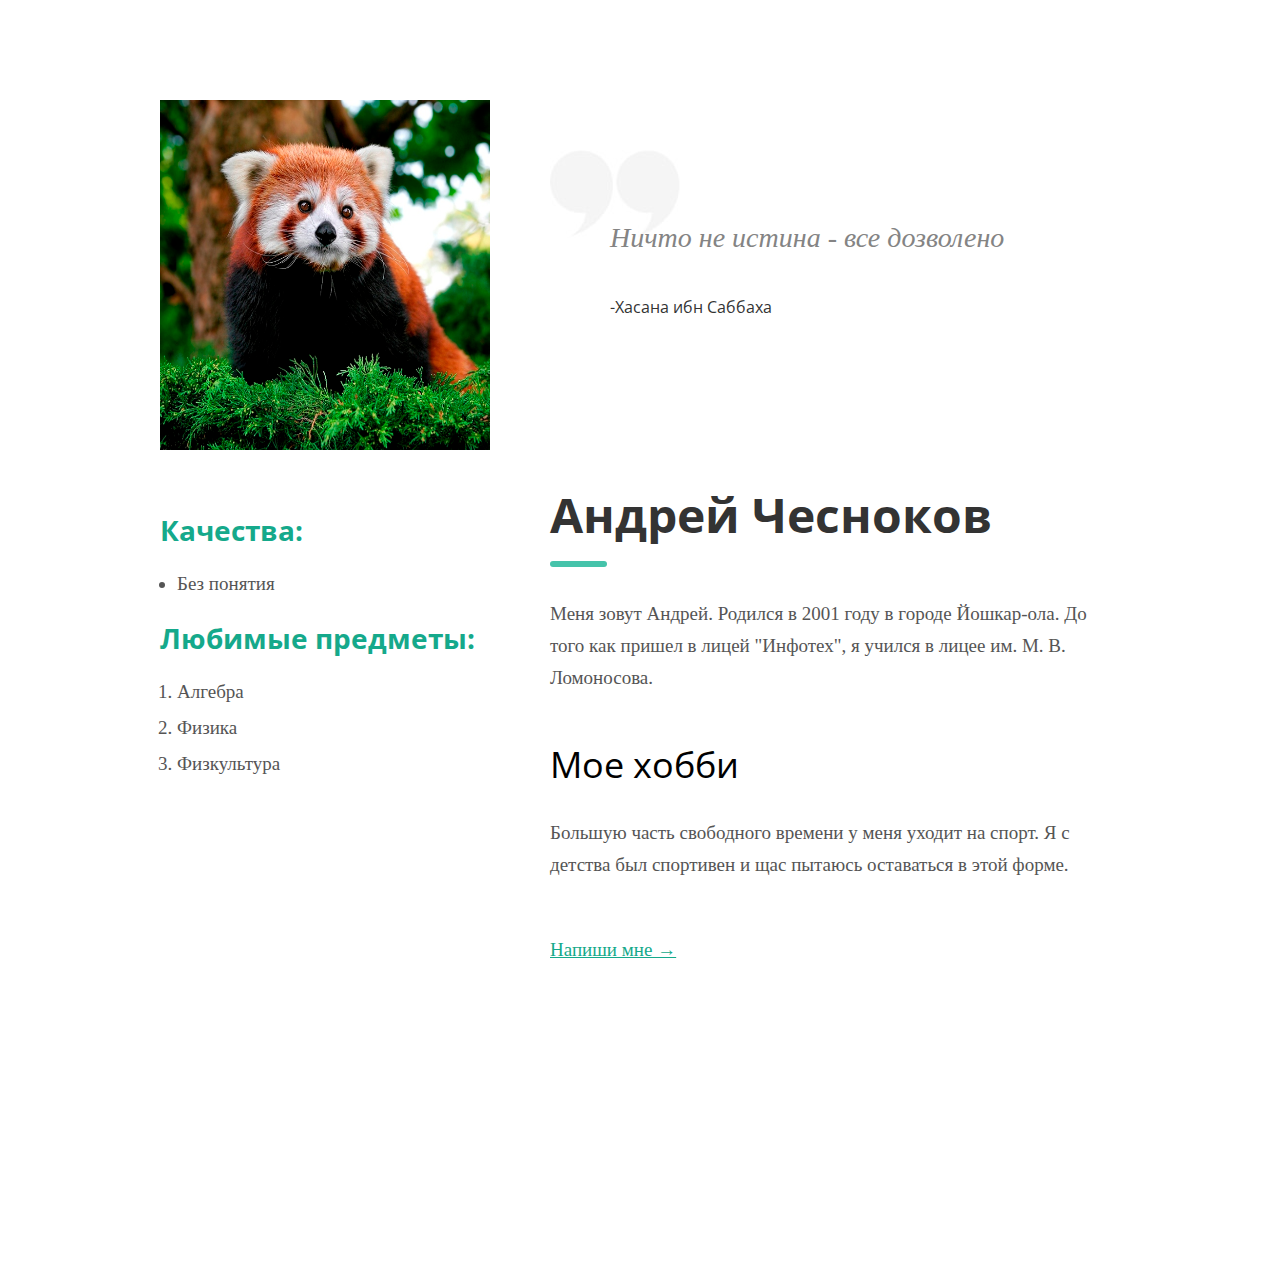
<file: index.html>
<!DOCTYPE html>
<html>
  <head>
    <title>my page</title>
    <style>
      @import url('https://fonts.googleapis.com/css?family=Open+Sans:400,600,700&subset=cyrillic');
    </style>
    <link rel="stylesheet" href="style.css">
    <link rel="stylesheet" href="reset.css">
  </head> 
  <body>
    <div class="main">
      <div class="up_block">
        <img class="img_panda" src="панда.jpg" alt="panda" >
        <img class="quotes" src="кавычки.jpg" alt="quotes">
        <blockquote class="citations">
          Ничто не истина - все дозволено
        </blockquote> 
        <div class="author">
          -Хасана ибн Саббаха
        </div>
      </div> 
      <h1 class="name">
        Андрей Чесноков
      </h1> 
      <p class="line">
      </p>
    <div class="description">
      <p>Меня зовут Андрей. Родился в 2001 году в городе Йошкар-ола. До того как пришел в лицей "Инфотех", я учился в лицее им. М. В. Ломоносова.</p>
    </div>
      <h2 class="information">
        Мое хобби
      </h2>
    <div class="description">
      <p>Большую часть свободного времени у меня уходит на спорт.
        Я с детства был спортивен и щас пытаюсь оставаться в этой форме.
      </p>
    </div>
      <p class="navigation">
      <a href="https://vk.com/drewschesnokov" class="link">Напиши мне →</a>
    </p>
      <div class="content">
      <div class="title">
        <h3>
          Качества:
        </h3>
      </div>
      <div class="qualities">
        <ul>
          <li>Без понятия</li>
        </ul>
      </div>
      <div class="title">
        <h3>
          Любимые предметы:
        </h3>
      </div>
      <div class="qualities">
        <ol>
          <li>Алгебра</li>
          <li>Физика</li>
          <li>Физкультура</li>
        </ol>
      </div>
    </div>
    </div>
  </body>
</html>
</file>
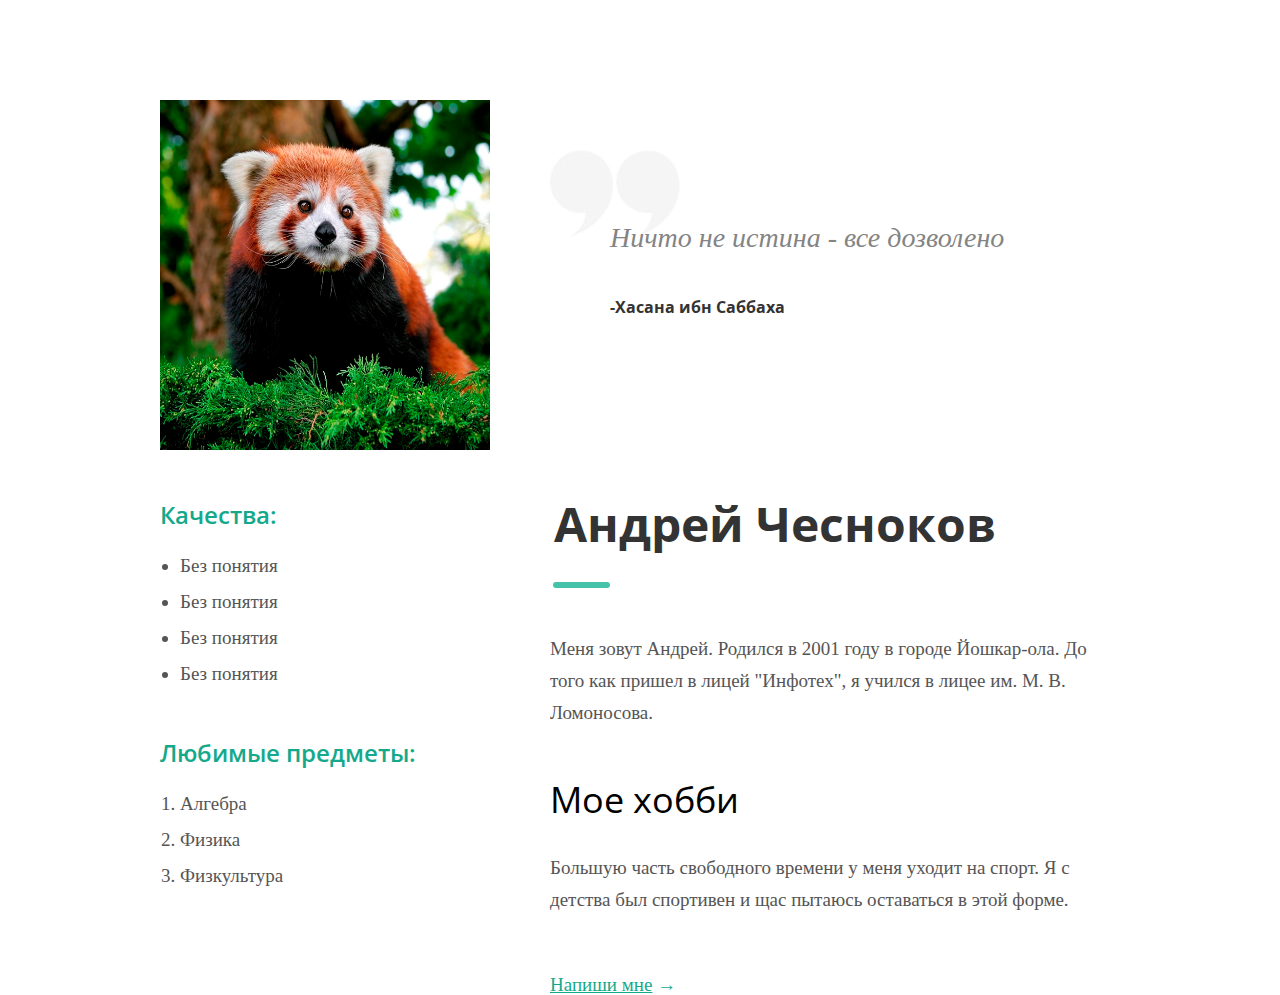
<file: lab2_2/index.html>
<!DOCTYPE html>
<html lang="en">
  <head>
    <title>my page</title>
    <link rel="stylesheet" href="https://fonts.googleapis.com/css?family=Open+Sans" />
    <link rel="stylesheet" href="style.css" />
    <link rel="stylesheet" href="reset.css" />
  </head> 
  <body>
    <div class="main">
      <div class="up_block">
        <img class="img_panda" src="images/панда.jpg" alt="panda" />
        <img class="quotes" src="images/кавычки.jpg" alt="quotes" />
        <blockquote class="citations">
          Ничто не истина - все дозволено
        </blockquote> 
        <div class="author">
          -Хасана ибн Саббаха
        </div>
      </div> 
      <h1 class="name">Андрей Чесноков</h1> 
      <div class="line"></div>
      <div class="description">
        <p>Меня зовут Андрей. Родился в 2001 году в городе Йошкар-ола. До того как пришел в лицей "Инфотех", я учился в лицее им. М. В. Ломоносова.</p>
      </div>
      <h2 class="information">Мое хобби</h2>
      <div class="description">
        <p>Большую часть свободного времени у меня уходит на спорт.
        Я с детства был спортивен и щас пытаюсь оставаться в этой форме.</p>
      </div>
      <div class="navigation">
        <a href="https://vk.com/drewschesnokov" class="link">
        <span class="lin">Напиши мне</span> &rarr;
        </a>
      </div>
      <div class="content">
        <span class="title">Качества:</span>
        <div class="qualities">
          <ul>
            <li>Без понятия</li>
            <li>Без понятия</li>
            <li>Без понятия</li>
            <li>Без понятия</li>
          </ul>
        </div>
        <span class="title">Любимые предметы:</span>
        <div class="qualities">
          <ol>
            <li>Алгебра</li>
            <li>Физика</li>
            <li>Физкультура</li>
          </ol>
        </div>
      </div>
      <div class="clear"></div>
    </div>
  </body>
</html>
</file>
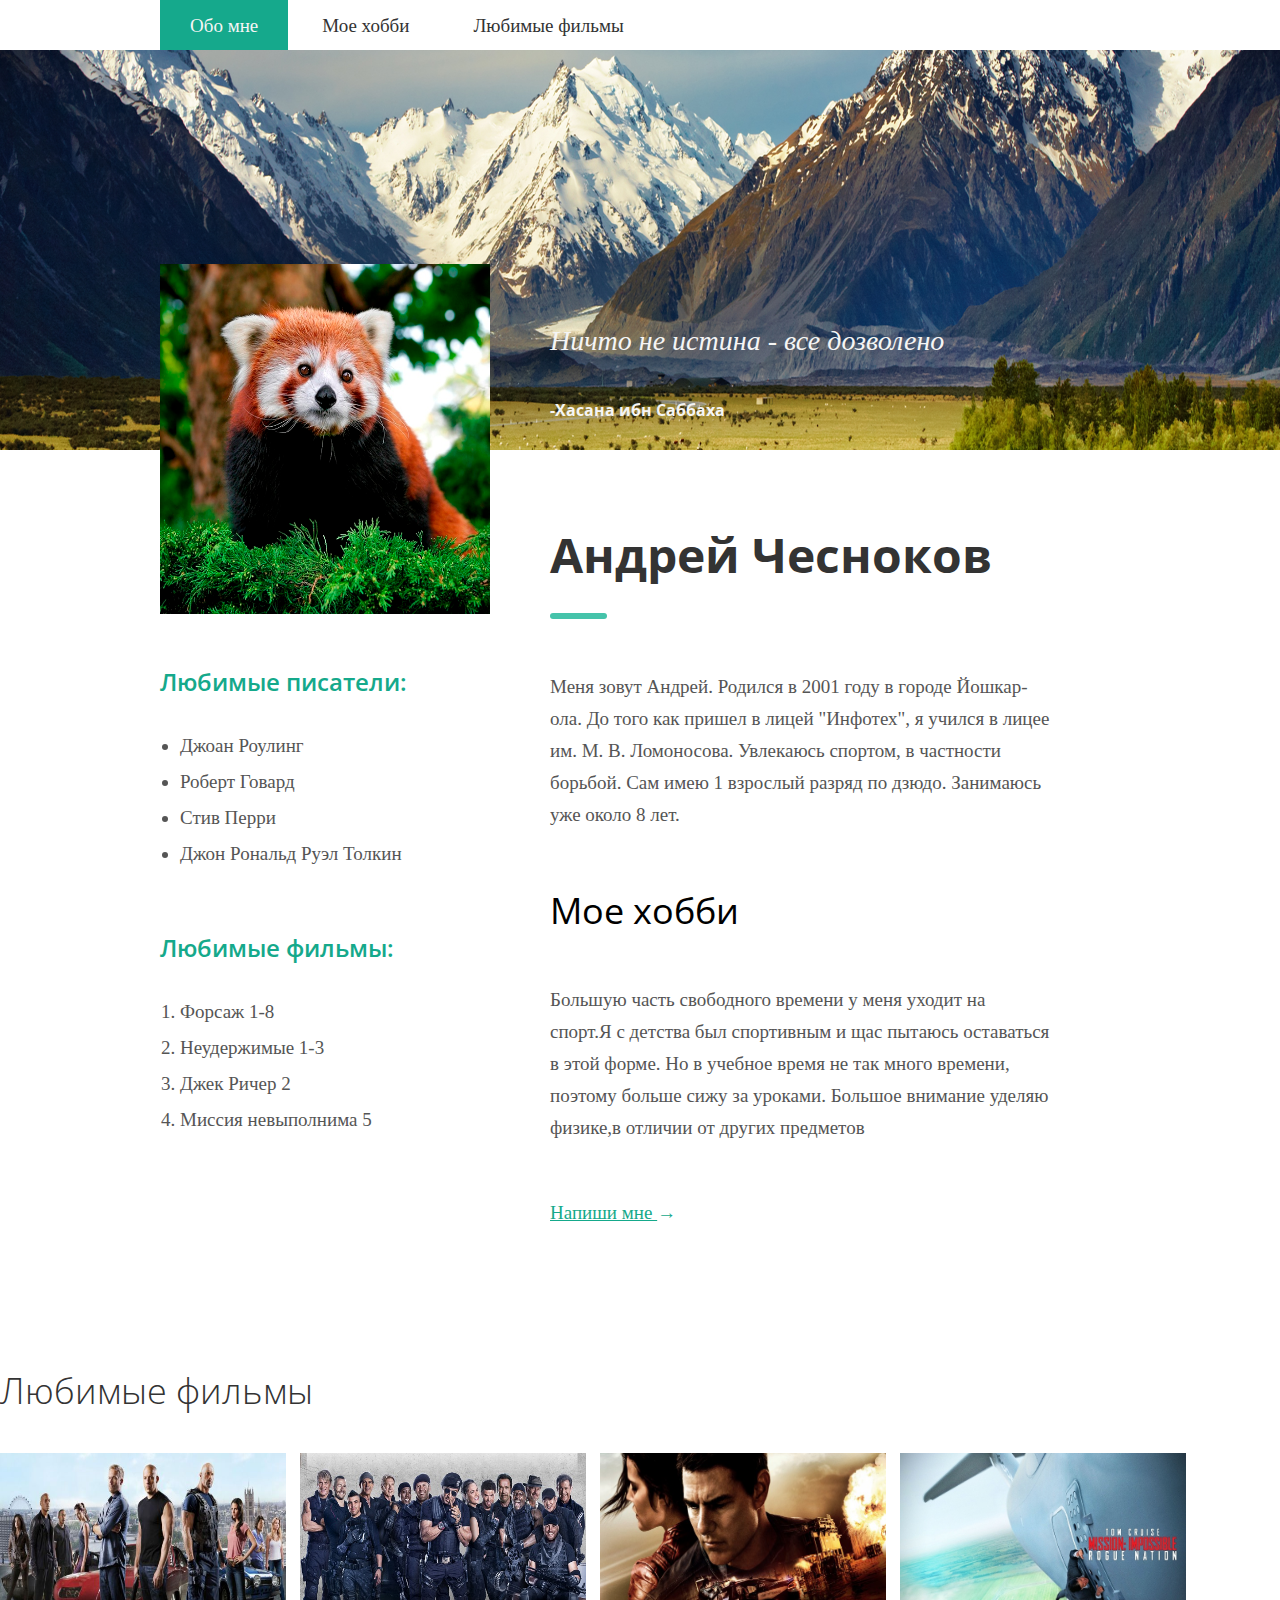
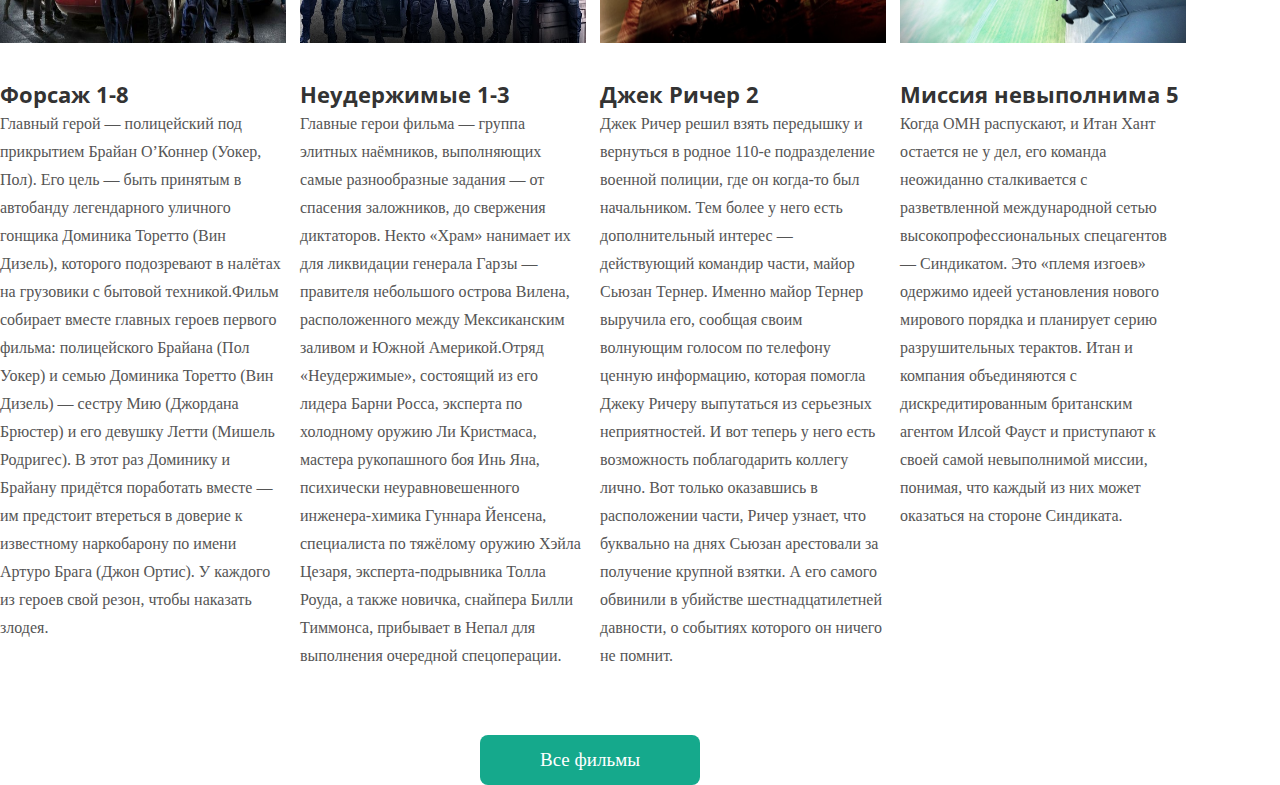
<file: lab3_1/index.html>
<!DOCTYPE html>
<html lang="ru">
  <head>
    <title>my page</title>
    <link rel="stylesheet" href="https://fonts.googleapis.com/css?family=Open+Sans" />
    <link rel="stylesheet" href="style.css" />
    <link rel="stylesheet" href="reset.css" />
    <link rel="stylesheet" href="https://use.fontawesome.com/releases/v5.0.9/css/all.css" integrity="sha384-5SOiIsAziJl6AWe0HWRKTXlfcSHKmYV4RBF18PPJ173Kzn7jzMyFuTtk8JA7QQG1" crossorigin="anonymous" />
  </head> 
  <body> 
    <div class="menu">
        <a  href="#inf" class="button about_me">
          <i class="fas fa-user"></i> 
          Обо мне
        </a>
        <a href="#hob" class="button my_hobbies">
          <i class="fas fa-heart"></i> 
          Мое хобби
        </a>  
        <a href="#film" class="button my_films">
          <i class="fas fa-video"></i> 
          Любимые фильмы
        </a>
    </div>
    <img class="img_backgr" src="images/background.jpg" alt="backgr" />
    
      <div class="content">
        <div class="left_block">
          <img class="img_panda" src="images/панда.jpg" alt="panda" />
          <div class="information">
            <span class="title">Любимые писатели:</span>
            <div class="block authors">
              <ul>
                <li>Джоан Роулинг</li>
                <li>Роберт Говард</li>
                <li>Стив Перри</li>
                <li>Джон Рональд Руэл Толкин</li>
              </ul>
            </div>
            <span class="title">Любимые фильмы:</span>
            <div class="block namefilms">
              <ol>
                <li>Форсаж 1-8</li>
                <li>Неудержимые 1-3</li>
                <li>Джек Ричер 2</li>
                <li>Миссия невыполнима 5</li>
              </ol>
            </div>
          </div>
        </div>
        <div class="right_block">
          <blockquote class="citations">
            Ничто не истина - все дозволено
          </blockquote> 
          <div class="author">
            -Хасана ибн Саббаха
          </div>
          <h1 class="name"><a id="inf"></a>Андрей Чесноков</h1> 
          <div class="line"></div>
          <div class="description">
            <p>
              Меня зовут Андрей. Родился в 2001 году в городе Йошкар-ола. До того как пришел в лицей "Инфотех", я учился в лицее им. М. В. Ломоносова. Увлекаюсь спортом, в частности борьбой. Сам имею 1 взрослый разряд по дзюдо. Занимаюсь уже около 8 лет.
            </p>
          </div>
          <h2 class="hobbies"><a id="hob"></a>Мое хобби</h2>
          <div class="description">
            <p>
              Большую часть свободного времени у меня уходит на спорт.Я с детства был спортивным и щас пытаюсь оставаться в этой форме. Но в учебное время не так много времени, поэтому больше сижу за уроками. Большое внимание уделяю физике,в отличии от других предметов
            </p>
          </div>
          <div class="navigation">
            <a href="https://vk.com/drewschesnokov" class="link">
            <span class="arrow">
              Напиши мне
            </span> &rarr;
            </a>
          </div>
        </div>
      </div>
    
    
      <div class="main_block_films">
        <a id="film"></a>
        <h3 class="favorite_film">Любимые фильмы</h3>
        
        <div class="film one">
          <img class="img_fastandfurious" src="images/fastandfurious.jpg" alt="forsag" />
          <h4 class="movie_titles">Форсаж 1-8</h4>
          <p class="text_films">
            Главный герой — полицейский под прикрытием Брайан О’Коннер (Уокер, Пол). Его цель — быть принятым в автобанду легендарного уличного гонщика Доминика Торетто (Вин Дизель), которого подозревают в налётах на грузовики с бытовой техникой.Фильм собирает вместе главных героев первого фильма: полицейского Брайана (Пол Уокер) и семью Доминика Торетто (Вин Дизель) — сестру Мию (Джордана Брюстер) и его девушку Летти (Мишель Родригес). В этот раз Доминику и Брайану придётся поработать вместе — им предстоит втереться в доверие к известному наркобарону по имени Артуро Брага (Джон Ортис). У каждого из героев свой резон, чтобы наказать злодея.
          </p>
        </div>
        
        <div class="film two">
          <img class="img_irresistible" src="images/неудержимые.jpg" alt="irresistible" />
          <h4 class="movie_titles">Неудержимые 1-3</h4>
          <p class="text_films">
            Главные герои фильма — группа элитных наёмников, выполняющих самые разнообразные задания — от спасения заложников, до свержения диктаторов. Некто «Храм» нанимает их для ликвидации генерала Гарзы — правителя небольшого острова Вилена, расположенного между Мексиканским заливом и Южной Америкой.Отряд «Неудержимые», состоящий из его лидера Барни Росса, эксперта по холодному оружию Ли Кристмаса, мастера рукопашного боя Инь Яна, психически неуравновешенного инженера-химика Гуннара Йенсена, специалиста по тяжёлому оружию Хэйла Цезаря, эксперта-подрывника Толла Роуда, а также новичка, снайпера Билли Тиммонса, прибывает в Непал для выполнения очередной спецоперации.
          </p>
        </div>
        
        <div class="film three">
          <img class="img_jackr" src="images/jack.jpg" alt="jack" />
          <h4 class="movie_titles">Джек Ричер 2</h4>
          <p class="text_films">
            Джек Ричер решил взять передышку и вернуться в родное 110-е подразделение военной полиции, где он когда-то был начальником. Тем более у него есть дополнительный интерес — действующий командир части, майор Сьюзан Тернер. Именно майор Тернер выручила его, сообщая своим волнующим голосом по телефону ценную информацию, которая помогла Джеку Ричеру выпутаться из серьезных неприятностей. И вот теперь у него есть возможность поблагодарить коллегу лично. Вот только оказавшись в расположении части, Ричер узнает, что буквально на днях Сьюзан арестовали за получение крупной взятки. А его самого обвинили в убийстве шестнадцатилетней давности, о событиях которого он ничего не помнит.
          </p>
        </div>
      
        <div class="film four">
          <img class="img_mission" src="images/mission.jpg" alt="mission" />
          <h4 class="movie_titles"> Миссия невыполнима 5</h4>
          <p class="text_films">
            Когда ОМН распускают, и Итан Хант остается не у дел, его команда неожиданно сталкивается с разветвленной международной сетью высокопрофессиональных спецагентов — Синдикатом. Это «племя изгоев» одержимо идеей установления нового мирового порядка и планирует серию разрушительных терактов. Итан и компания объединяются с дискредитированным британским агентом Илсой Фауст и приступают к своей самой невыполнимой миссии, понимая, что каждый из них может оказаться на стороне Синдиката.
          </p>
        </div>
        <div class="button_all_films">
          <a href="https://www.ivi.ru/movies" class="all_films">
            Все фильмы
          </a>
        </div>
      </div> 
      <div class="clear"></div>
  </body>
</html>
</file>
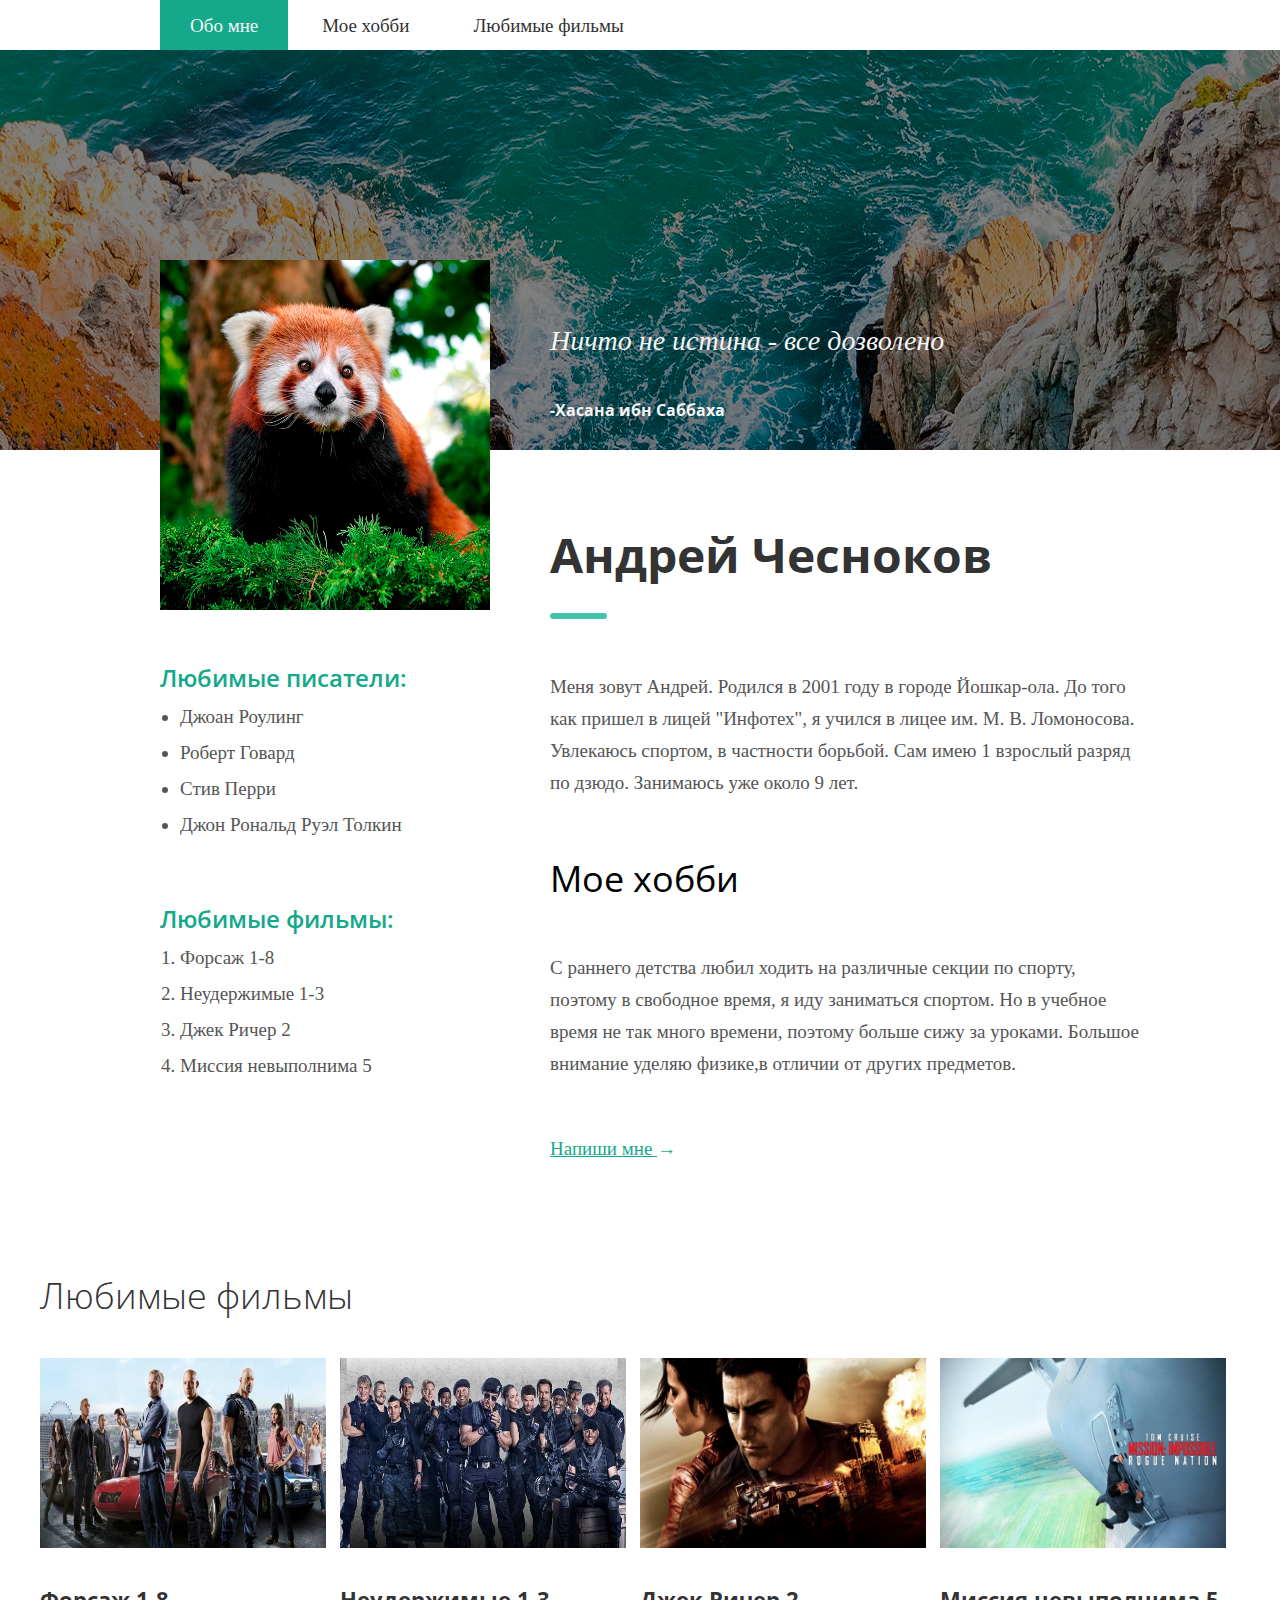
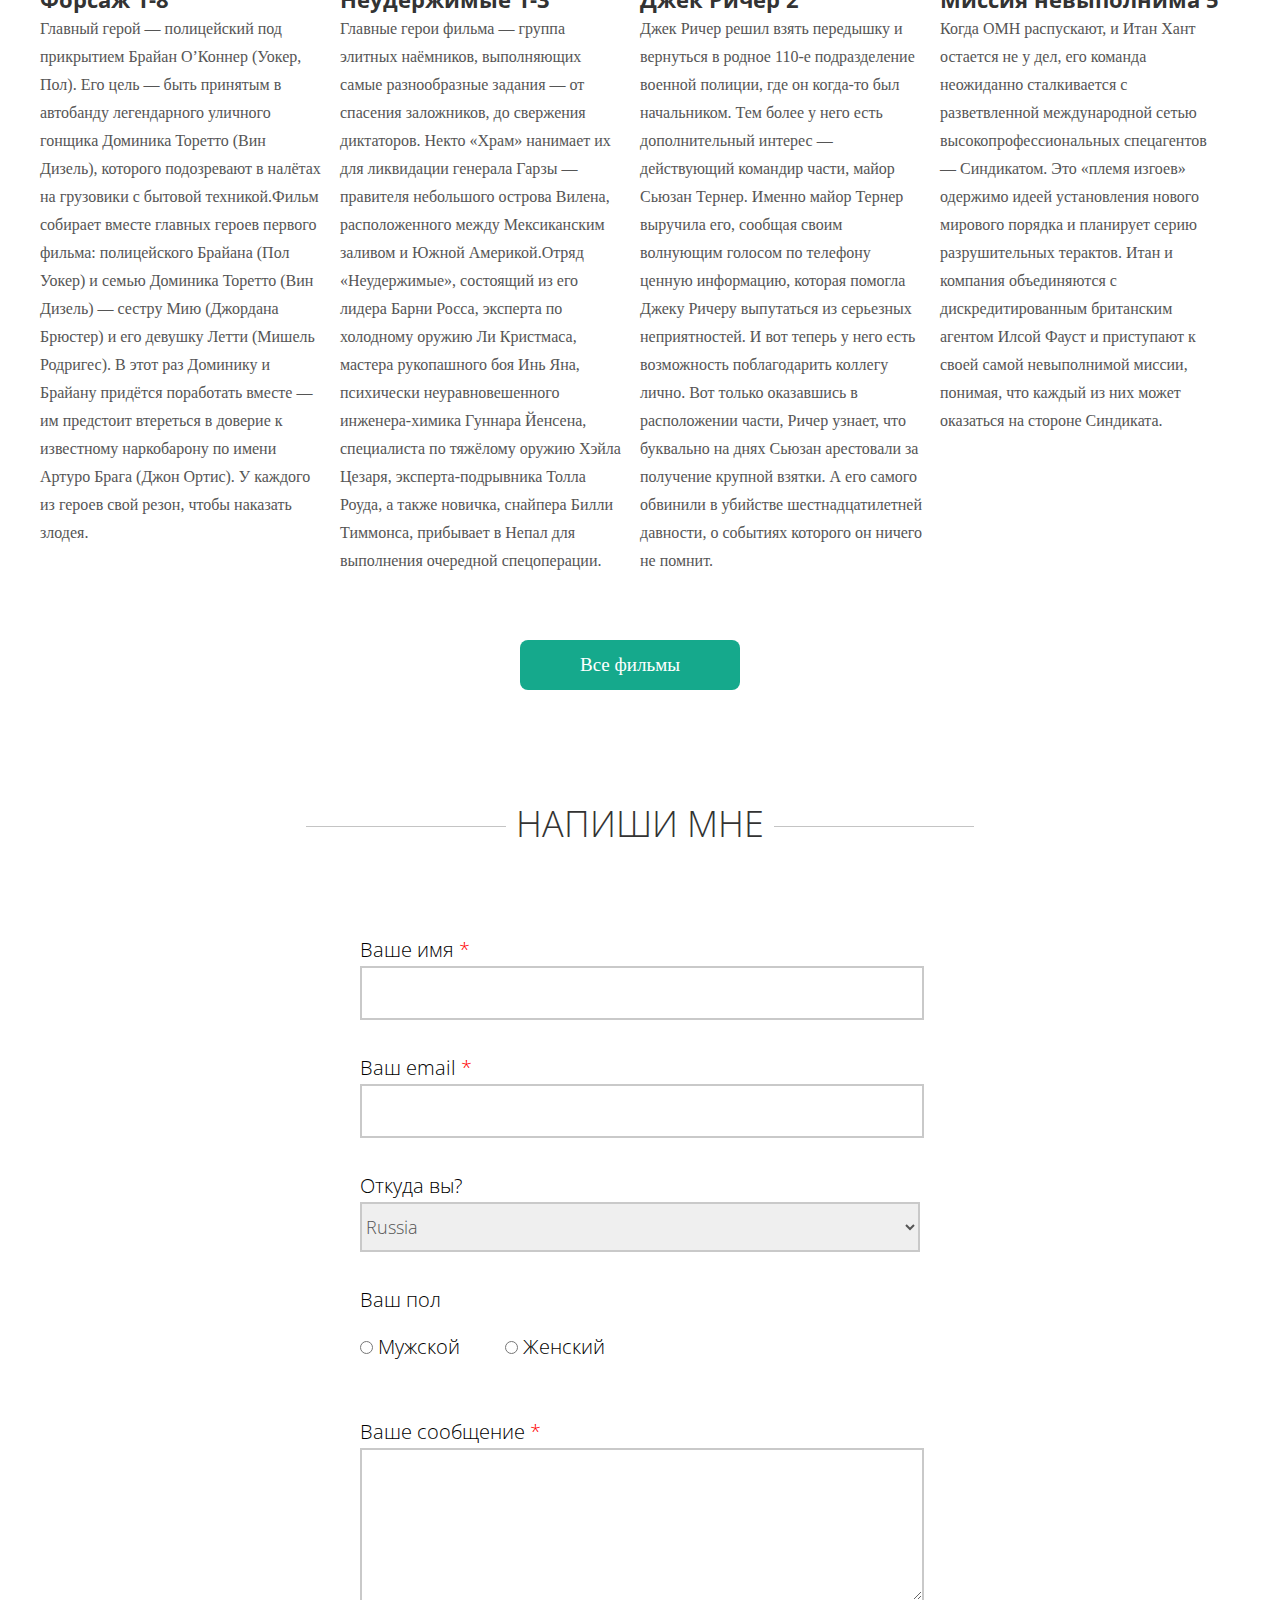
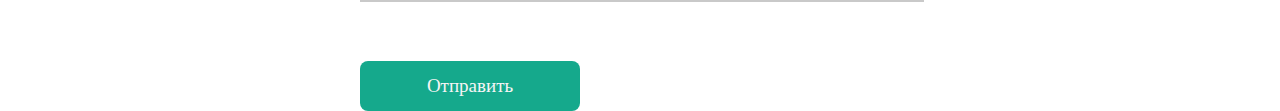
<file: lab3_2/index.html>
<!DOCTYPE html>
<html lang="ru">
  <head>
    <title>my page</title>
    <link rel="stylesheet" href="https://fonts.googleapis.com/css?family=Open+Sans" />
    <link rel="stylesheet" href="style.css" />
    <link rel="stylesheet" href="reset.css" />
    <link rel="stylesheet" href="https://use.fontawesome.com/releases/v5.0.9/css/all.css" integrity="sha384-5SOiIsAziJl6AWe0HWRKTXlfcSHKmYV4RBF18PPJ173Kzn7jzMyFuTtk8JA7QQG1" crossorigin="anonymous" />
  </head> 
  <body> 
    <div class="menu">
        <a  href="#inf" class="button about_me">
          <i class="fas fa-user"></i> 
          Обо мне
        </a> 
        <a href="#hob" class="button my_hobbies">
          <i class="fas fa-heart"></i> 
          Мое хобби
        </a>  
        <a href="#film" class="button my_films">
          <i class="fas fa-video"></i> 
          Любимые фильмы
        </a>
    </div>
    <img class="img_backgr" src="images/background.jpg" alt="backgr" />
   
      <div class="content">
        <div class="left_block">
          <img class="img_panda" src="images/панда.jpg" alt="panda" />
          <div class="information">
            <div class="block authors">
            <span class="title">Любимые писатели:</span>
              <ul>
                <li>Джоан Роулинг</li>
                <li>Роберт Говард</li>
                <li>Стив Перри</li>
                <li>Джон Рональд Руэл Толкин</li>
              </ul>
            </div>
            <div class="block namefilms">
            <span class="title">Любимые фильмы:</span>
              <ol>
                <li>Форсаж 1-8</li>
                <li>Неудержимые 1-3</li>
                <li>Джек Ричер 2</li>
                <li>Миссия невыполнима 5</li>
              </ol>
            </div>
          </div>
        </div>
        <div class="right_block">
          <blockquote class="citations">
            Ничто не истина - все дозволено
          </blockquote> 
          <div class="author">
            -Хасана ибн Саббаха
          </div>
          <h1 class="name"><a id="inf"></a>Андрей Чесноков</h1> 
          <div class="line"></div>
          <div class="description">
            <p>
              Меня зовут Андрей. Родился в 2001 году в городе Йошкар-ола. До того как пришел в лицей "Инфотех", я учился в лицее им. М. В. Ломоносова. Увлекаюсь спортом, в частности борьбой. Сам имею 1 взрослый разряд по дзюдо. Занимаюсь уже около 9 лет.
            </p>
          </div>
          <h2 class="hobbies"><a id="hob"></a>Мое хобби</h2>
          <div class="description">
            <p>
              С раннего детства любил ходить на различные секции по спорту, поэтому в свободное время, я иду заниматься спортом. Но в учебное время не так много времени, поэтому больше сижу за уроками. Большое внимание уделяю физике,в отличии от других предметов.
            </p>
          </div>
          <div class="navigation">
            <a href="https://vk.com/drewschesnokov" class="link">
            <span class="arrow">
              Напиши мне
            </span> &rarr;
            </a>
          </div>
        </div>
      </div>
    
      <div class="main_block_films">
        <a id="film"></a>
        <h3 class="favorite_film">Любимые фильмы</h3>
        
        <div class="film one">
          <img class="img_fastandfurious" src="images/fastandfurious.jpg" alt="forsag" />
          <h4 class="movie_titles">Форсаж 1-8</h4>
          <p class="text_films">
            Главный герой — полицейский под прикрытием Брайан О’Коннер (Уокер, Пол). Его цель — быть принятым в автобанду легендарного уличного гонщика Доминика Торетто (Вин Дизель), которого подозревают в налётах на грузовики с бытовой техникой.Фильм собирает вместе главных героев первого фильма: полицейского Брайана (Пол Уокер) и семью Доминика Торетто (Вин Дизель) — сестру Мию (Джордана Брюстер) и его девушку Летти (Мишель Родригес). В этот раз Доминику и Брайану придётся поработать вместе — им предстоит втереться в доверие к известному наркобарону по имени Артуро Брага (Джон Ортис). У каждого из героев свой резон, чтобы наказать злодея.
          </p>
        </div>
        
        <div class="film two">
          <img class="img_irresistible" src="images/неудержимые.jpg" alt="irresistible" />
          <h4 class="movie_titles">Неудержимые 1-3</h4>
          <p class="text_films">
            Главные герои фильма — группа элитных наёмников, выполняющих самые разнообразные задания — от спасения заложников, до свержения диктаторов. Некто «Храм» нанимает их для ликвидации генерала Гарзы — правителя небольшого острова Вилена, расположенного между Мексиканским заливом и Южной Америкой.Отряд «Неудержимые», состоящий из его лидера Барни Росса, эксперта по холодному оружию Ли Кристмаса, мастера рукопашного боя Инь Яна, психически неуравновешенного инженера-химика Гуннара Йенсена, специалиста по тяжёлому оружию Хэйла Цезаря, эксперта-подрывника Толла Роуда, а также новичка, снайпера Билли Тиммонса, прибывает в Непал для выполнения очередной спецоперации.
          </p>
        </div>
        
        <div class="film three">
          <img class="img_jackr" src="images/jack.jpg" alt="jack" />
          <h4 class="movie_titles">Джек Ричер 2</h4>
          <p class="text_films">
            Джек Ричер решил взять передышку и вернуться в родное 110-е подразделение военной полиции, где он когда-то был начальником. Тем более у него есть дополнительный интерес — действующий командир части, майор Сьюзан Тернер. Именно майор Тернер выручила его, сообщая своим волнующим голосом по телефону ценную информацию, которая помогла Джеку Ричеру выпутаться из серьезных неприятностей. И вот теперь у него есть возможность поблагодарить коллегу лично. Вот только оказавшись в расположении части, Ричер узнает, что буквально на днях Сьюзан арестовали за получение крупной взятки. А его самого обвинили в убийстве шестнадцатилетней давности, о событиях которого он ничего не помнит.
          </p>
        </div>
      
        <div class="film four">
          <img class="img_mission" src="images/mission.jpg" alt="mission" />
          <h4 class="movie_titles"> Миссия невыполнима 5</h4>
          <p class="text_films">
            Когда ОМН распускают, и Итан Хант остается не у дел, его команда неожиданно сталкивается с разветвленной международной сетью высокопрофессиональных спецагентов — Синдикатом. Это «племя изгоев» одержимо идеей установления нового мирового порядка и планирует серию разрушительных терактов. Итан и компания объединяются с дискредитированным британским агентом Илсой Фауст и приступают к своей самой невыполнимой миссии, понимая, что каждый из них может оказаться на стороне Синдиката.
          </p>
        </div>
        <div class="button_all_films">
          <a href="https://www.ivi.ru/movies" class="all_films">
            Все фильмы
          </a>
        </div>
      <div class="clear"></div>
      </div> 
    
      <div class="form">
        <h5 class="write_me">НАПИШИ МНЕ</h5>
        <form action="#" name="write_form" method="get">
          <div class="registration">
            <label for="user_name" class="label_text">Ваше имя<span class="star"> *</span></label>
              <input type="text" id="user_name" name="user_name" class="input text"/>
            <label for="email" class="label_email">Ваш email<span class="star"> *</span></label>
              <input type="email" id="email" name="email" class="input email"/>
            <label for="location" class="label_location">Откуда вы?</label>
              <select name=”country” class="select_country" id="location">
                <option class="option" value=”Russia”>Russia</option>
                <option class="option" value=”USA”>USA</option>
                <option class="option" value=”China”>China</option>
                <option class="option" value=”Colombia”>Colombia</option>
                <option class="option" value=”Prague”>Prague</option>
                <option class="option" value=”CostaRica”>Costa Rica</option>
              </select>
              <p class="gender">Ваш пол</p>
              <label class="radio_text">
                <input type="radio" name="gender" class="radio_male"/><span> Мужской</span>
              </label>
              <label class="radio_text">
                <input type="radio" name="gender" class="radio_male"/><span> Женский</span>
              </label>
              <p class="user_message">Ваше сообщение<span class="star"> *</span></p>
              <textarea name=”message” class="message_form"></textarea>
              <input type="submit" value="Отправить" class="submit"/>
             
          </div>                
        </form>
      </div>
  </body>
</html>
</file>
<file: style.css>
.main
{
    width: 960px;
    margin: 0 auto;
    height: 1271px;
}

.quotes 
{
    margin-left: 60px;
    margin-top: 150px;
}

.citations
{
    margin: 0 auto;
    margin-left: 450px;
    margin-top:  -25px;
    color: #848484;
    font: italic 28px/42px Georgia;
}
 
.author
{
    color: #333333;
    font: 400 16px/42px Open Sans, sans-serif;
    margin-left: 450px;
    margin-top: 27px;
}

.img_panda
{
    margin-left: 0px;
    float: left;
    height: 350px;
    width: 330px;
    margin-top: 100px;
} 

.name
{
    margin-left: 390px;
    font: 700 48px/42px Open Sans, sans-serif;
    padding-top:  166px;
    color: #333333;
}

.description
{
    width: 570px;
    font: 400 19px/32px Georgia;
    color: #555555;
    margin-left: 390px;
    margin-top: 31px;
  
}

.information
{
    font: 400 36px/42px Open Sans, sans-serif;
    margin-left: 390px;
    margin-top: 50px;
}

/*.hobbies
{
    font: Regular 19px/32px Georgia;
    color: #555555;
    margin-left: 390px;
    width: 570px;
}*/

.title
{
    font: 700 24px/32px Open Sans, sans-serif;
    margin-top: 20px;
    color: #15a98b;
}

.qualities
{
    font: 400 19px/36px Georgia;
    color: #555555;
    margin-left: 17px;
    margin-top: 20px;
}

.content
{
    margin-top: -465px;
}

.line
{
    margin-top: 25px;
    background-color: #45c3aa;
    margin-left: 390px;
    width: 57px;
    height: 6px;
    border-radius: 3px;
}

.navigation
{
    font: 400 19px/32px Georgia;
    color: #15a98b;
    line-height: 1;
    margin-top: 59px;
    margin-left: 390px;
}

.link
{
    color: #15a98b; 
}
</file>
<file: lab2_2/style.css>
.main
{
    width: 960px;
    margin: 0 auto;
    height: 100%;
}

.quotes 
{
    margin-left: 60px;
    margin-top: 150px;
}

.citations
{
    margin: 0 auto;
    margin-left: 450px;
    margin-top:  -25px;
    color: #848484;
    font: italic 28px/42px Georgia;
}
 
.author
{
    color: #333333;
    font: 700 16px/42px Open Sans, sans-serif;
    margin-left: 450px;
    margin-top: 27px;
}

.img_panda
{
    float: left;
    height: 350px;
    width: 330px;
    margin-top: 100px;
} 

.name
{
    margin-left: 394px;
    font: 700 48px/48px Open Sans, sans-serif;
    padding-top:  172px;
    color: #333333;
}

.description
{
    width: 570px;
    font: 400 19px/32px Georgia;
    color: #555555;
    margin-left: 390px;
    margin-top: 0px;
}

.information
{
    font: 400 36px/42px Open Sans, sans-serif;
    margin-left: 390px;
    margin-top: 50px;
    margin-bottom: 31px;
}

.title
{
    font: 600 24px/32px Open Sans, sans-serif;
    color: #15a98b;
}

.qualities
{
    font: 400 19px/36px Georgia;
    color: #555555;
    margin-left: 20px;
    margin-bottom: 45px;
    margin-top: 17px;
}

.content
{
    margin-top: -495px;
    width: 390px;
}

.line
{
    margin-top: 34px;
    background-color: #45c3aa;
    margin-left: 393px;
    width: 57px;
    height: 6px;
    border-radius: 3px;
    margin-bottom: 45px;
}

.navigation
{
    font: 400 19px/32px Georgia;
    color: #15a98b;
    line-height: 1;
    margin-top: 59px;
    margin-left: 390px;
}

.link
{
    color: #15a98b; 
    text-decoration: none;
}

.lin
{
    text-decoration: underline;
}

.lin:hover
{
    color: #098d72;  
}

.clear
{
    clear: both;
}
</file>
<file: lab3_1/style.css>
.menu
{     
    width: 960px;
    margin: 0 auto;
    height: 50px;
}

.button
{
    text-decoration: none;
    color: #333333;
    display: inline-block;
    padding: 10px 30px 30px 30px;
    text-align: center;
    font: 300 19px/32px "Georgia";
}

.button:hover
{
    background-color: #098d72;
}

.button.about_me
{
    background: #15a98c;
    color: #f5f5f5;
}

.img_backgr
{
    width: 100%;
    height: 400px;
}

.content
{   
    position: relative;
    margin: 0 auto;
    width: 960px;
}

.left_block
{
    float: left;
    width: 330px;
}

.img_panda
{
    
    float: left;
    height: 350px;
    width: 330px;
    margin-top: -190px;
} 

.information
{
    margin-top: 212px;
}

.title
{
    font: 600 24px/32px Open Sans, sans-serif;
    margin-top: 0px;
    color: #15a98b;
    height: 260px;
}

.block
{
    font: 300 19px/36px Georgia;
    color: #555555;
    margin-left: 20px;
    margin-top: 30px;
}

.authors
{
    margin-bottom: 60px;
}

.right_block
{   
    margin-left: 390px;
    width: 590px;
    position: absolute;
    margin-top: -134px;
}

.citations
{
    margin-top:  0px;
    color: #f5f5f5;
    font: italic 28px/42px Georgia;
}
 
.author
{
    color: #f5f5f5;
    font: 700 16px/42px Open Sans, sans-serif;
    margin-top: 27px;
}

.name
{
    
    font: 700 48px/48px Open Sans, sans-serif;
    padding-top:  100px;
    color: #333333;
}

.line
{
    margin-top: 34px;
    background-color: #45c3aa;
    width: 57px;
    height: 6px;
    border-radius: 3px;
}

.description
{
    width: 500px;
    font: 400 19px/32px Georgia;
    color: #555555;
    margin-top: 52px;
}

.hobbies
{
    font: 400 36px/42px Open Sans, sans-serif;
    margin-top: 59px;
}

.navigation
{
    font: 400 19px/32px Georgia;
    color: #15a98b;
    line-height: 1;
    margin-top: 59px;
}

.link
{
    color: #15a98b;
    text-decoration: none;
}

.arrow
{
    text-decoration: underline;
}

.arrow:hover
{
    color: #098d72; 
}

.clear
{
    clear: both;
}

/*ФИЛЬМЫ*/

.favorite_film
{
    margin-top: 916px;
    font: 300 36px/42px Open Sans, sans-serif;
    color: #333333;
    margin-bottom: 41px;
}

.main_block_films
{
    
    width: 1200px;
}

.img_fastandfurious
{
    height: 190px;
    width: 286px;  
}

.movie_titles
{
    padding-top: 31px;
    font: 700 22px/32px Open Sans, sans-serif;
    color: #333333;
}

.text_films
{
    padding-top: 0px;
    width: 286px;
    font: 300 16px/28px Georgia;
    color: #555555;
}

.img_irresistible
{
    height: 190px;
    width: 286px;
}

.film
{
    float: left;
    /*display: inline-block;*/
    /*vertical-align: top;*/
    width: 300px;
    margin: 0 auto;
}

.img_jackr
{
    height: 190px;
    width: 286px; 
}

.img_mission
{
    height: 190px;
    width: 286px;
}

.button_all_films
{    
    float: left;
    margin-top: 65px;
    width: 220px;
    margin-left: 480px;
}

.all_films
{
    text-align: center;
    text-decoration: none;
    color: #ffffff;
    display: block;
    background-color: #15a98c;
    border-radius: 8px;
    font: 19px/ 50px "georgia";
    height: 50px;
}
</file>
<file: lab3_2/style.css>
body
{
    width: 100%;
}
.menu
{     
    margin: 0 auto;
    width: 960px;
    height: 50px;
}

.button
{
    text-decoration: none;
    color: #333333;
    display: inline-block;
    height: 50px;
    padding: 10px 30px 0 30px;
    text-align: center;
    font: 300 19px/32px "Georgia";
}

.button:hover
{
    background-color: #098d72;
}

.button.about_me
{
    background: #15a98c;
    color: #f5f5f5;
}

.img_backgr
{
    width: 100%;
    height: 400px;
}

.content
{   
    position: relative;
    margin: 0 auto;
    width: 960px;
}

.left_block
{
    float: left;
    width: 330px; 
    margin-top: 130px;
}

.img_panda
{
    
    float: left;
    height: 350px;
    width: 330px;
    margin-top: -190px;
} 

.information
{
    margin-top: 212px;
    
}

.title
{
    font: 600 24px/32px Open Sans, sans-serif;
    color: #15a98b;
    height: 260px;
}

.block
{
    font: 300 19px/36px Georgia;
    color: #555555;
    margin-top: 30px;
}

.authors
{
    margin-bottom: 60px;
}

.right_block
{   
    margin-left: 390px;
    width: 590px;
    
    margin-top: -134px;
}

.citations
{
    color: #f5f5f5;
    font: italic 28px/42px Georgia;
}
 
.author
{
    color: #f5f5f5;
    font: 700 16px/42px Open Sans, sans-serif;
    margin-top: 27px;
}

.name
{
    
    font: 700 48px/48px Open Sans, sans-serif;
    padding-top:  100px;
    color: #333333;
}

li
{
    margin-left: 20px;
}

.line
{
    margin-top: 34px;
    background-color: #45c3aa;
    width: 57px;
    height: 6px;
    border-radius: 3px;
}

.description
{
   
    width: 100%;
    font: 400 19px/32px Georgia;
    color: #555555;
    margin-top: 52px;
}

.hobbies
{
    font: 400 36px/42px Open Sans, sans-serif;
    margin-top: 59px;
}

.navigation
{
    font: 400 19px/32px Georgia;
    color: #15a98b;
    line-height: 1;
    margin-top: 59px;
}

.link
{
    color: #15a98b;
    text-decoration: none;
}

.arrow
{
    text-decoration: underline;
}

.arrow:hover
{
    color: #098d72; 
}

.clear
{
    clear: both;
}

/*ФИЛЬМЫ*/

.favorite_film
{
    margin-top: 117px;
    font: 300 36px/42px Open Sans, sans-serif;
    color: #333333;
    margin-bottom: 41px;
}

.main_block_films
{
    width: 1200px;
    
    margin: 0 auto;
    padding-bottom: 113px;
}

.img_fastandfurious
{
    height: 190px;
    
    width: 286px;
   
}

.movie_titles
{
    padding-top: 31px;
    font: 700 22px/32px Open Sans, sans-serif;
    color: #333333;
}

.text_films
{
    width: 286px;
    font: 300 16px/28px Georgia;
    color: #555555;
}

.img_irresistible
{
    height: 190px;
    width: 286px;
}

.film
{
    float: left;
    width: 300px;
    margin: 0 auto;
}

.img_jackr
{
    height: 190px;
    width: 286px; 
}

.img_mission
{
    height: 190px;
    width: 286px;
}

.button_all_films
{    
    float: left;
    margin-top: 65px;
    width: 220px;
    margin-left: 480px;
    background-color: #15a98c;
    border-radius: 8px;
}

.button_all_films:hover
{
    background-color: #098d72;    
}

.all_films
{
    text-align: center;
    text-decoration: none;
    color: #ffffff;
    display: block;
    border-radius: 8px;
    font: 19px/ 50px georgia;
    height: 50px;
}

            /*форма*/

.write_me
{
    font: 300 36px/42px Open Sans, sans-serif;
    color: #333333;
    margin: 0 auto;
    overflow: hidden;
    
    position: relative;
    text-align: center;
    margin-bottom: 89px;
}

.form
{
    text-align: center;
    width: 700px;
    
    margin: 0 auto;
}

.registration
{
    width: 560px;
    margin: 0 auto;
    text-align: left;
    font: 300 20px/32px Open Sans, sans-serif;
}

/*input:not([type="radio"]),
select:not([type="radio"])
{
    width: 100%;
    height: 50px;
    border: 2px solid #c9c9c9;
    font: 300 18px/32px Open Sans, sans-serif;
    color: #555555;
    margin-bottom: 32px;
}

input:focus,
textarea:focus
{
    border-color: #15a98c;
}*/

.star
{
    color: red;
}

label
{
    margin-right: 40px;
}

.gender
{
    margin-bottom: 15px;
}

textarea
{
    border: 2px solid #c9c9c9;
    width: 100%;
    height: 150px;
}

.user_message
{
    margin-top: 53px;
}

h5::before,
h5::after 
{
  content: '';
  display: inline-block;
  position: relative;
  top: -1px;
  width: 200px;
  height: 1px;
  vertical-align: middle;
  background: #c4c4c4;
}

h5:before 
{
  left: -10px;
  margin-left: -50%;
}

h5:after
{
  left: 10px;
  margin-right: -50%;
}

.submit:hover
{
    background-color: #098d72;
}
.submit
{
    margin-top: 50px;
    width: 220px;
    height: 50px;
    background: #15a98c;
    font: 300 19px/32px Georgia; 
    border-radius: 8px;
    color: #f5f5f5;
}

.input
{
    
    width: 100%;
    height: 50px;
    border: 2px solid #c9c9c9;
    font: 300 18px/32px Open Sans, sans-serif;
    color: #555555;
    margin-bottom: 32px; 
}

.input:focus,
textarea:focus
{
    border-color: #15a98c;
}

.select_country
{
    width: 100%;
    height: 50px;
    border: 2px solid #c9c9c9;
    font: 300 18px/32px Open Sans, sans-serif;
    color: #555555;
    margin-bottom: 32px;
}

@media only screen and (max-width: 960px)
{
  .left_block, .right_block
  {
      clear: both;
  }
  
  .left_block
  {
      padding-bottom: 20px;
      width: 100%;
      margin: auto;
      display: block;
  }
  
  .information
  {
      width: 100%;
  }
  
  .block
  {
      display: inline-block;
      width: 45%;
      margin: 2%;
      
  }
  
  .right_block
  {
      margin: -30px auto 0 ;
      width: 80%; 
  }
  
  .citations, .author
  {
      
      display: none;
  }
  
  .description
  {
      width: 100%;
  }
  
  .img_panda
  {
      width: 50%;
      margin-top: -190px;
  }
  
  .main_block_films
  {
      width: 100%;
  }
  .button_all_films
  {
      margin: 50px  0;
  }
  .form
  {
      width: 100%;
  }
  .content
  {
      width: 80%;
      margin: auto;
  }
  .menu .button
  {
    display: block;  
    text-align: center;
  }
  
  .menu
  {
      height: 100%;
      width: 100%;
  }
  
}

@media only screen and (max-width: 960px)
{
  
    .main_block_films
    {
        width: 100%;
        margin: auto;
    }
    .film
    {
        width: 80%;
        margin: auto;
       /* clear: both;*/
    }
    
    .text_films
    {
        width: 100%;
    }
    .img_fastandfurious, .img_irresistible, .img_jackr, .img_mission
    {
        width: 90%;
        
    }
    
}
@media only screen and (max-width: 1220px) and (min-width: 650px)
{
  .film
  {
      width: 33%;
      padding: 2%;
      box-sizing: border-box;
  }
  
  .menu
  {
      width: 80%;
      margin: auto;
  }
  .button_all_films
  {
      display: none;
  }
  .img_panda
  {
      padding-left: 25%;
  }
}

@media only screen and (max-width: 760px)
{
  h5:before,
  h5:after 
  {
      display: none;
  }
  .form
  {
      width: 80%;
  }
  
  .registration
  {
      width: 100%;
  }
  .block
  {
      padding-bottom: 30px;
      width: 50%;
      display: block;
      margin: auto;
  }
  .right_block
  {
      width: 100%;
  }
  
  .input, .message_form
  {
      width: 99%;
  }
  .img_panda
  {
      width: 50%;
      padding-left: 25%;
      
  }
  .button_all_films
  {
      display: none;
  }
  
}

@media only screen and (max-width: 450px)
{
  .block
  
  {
      width: 100%;
    
  }
  .img_panda
  {
      width: 100%;
      
      padding-left: 0;
  }
  
}

@media only screen and (max-width: 1220px) and (min-width: 960px)
{
  .description
  {
      width: 90%;
  }
  .main_block_films
  {
      width: 80%;  
  }
  .img_panda
  {
      padding: 0;
  }
}

@media only screen and (max-width: 1150px)
{
  .film
  {
      width: 50%;
  }
  .text_films
  {
      width: 100%;
  }
   .img_fastandfurious, .img_irresistible, .img_jackr, .img_mission
    {
        width: 90%;
        
    }
}
</file>
